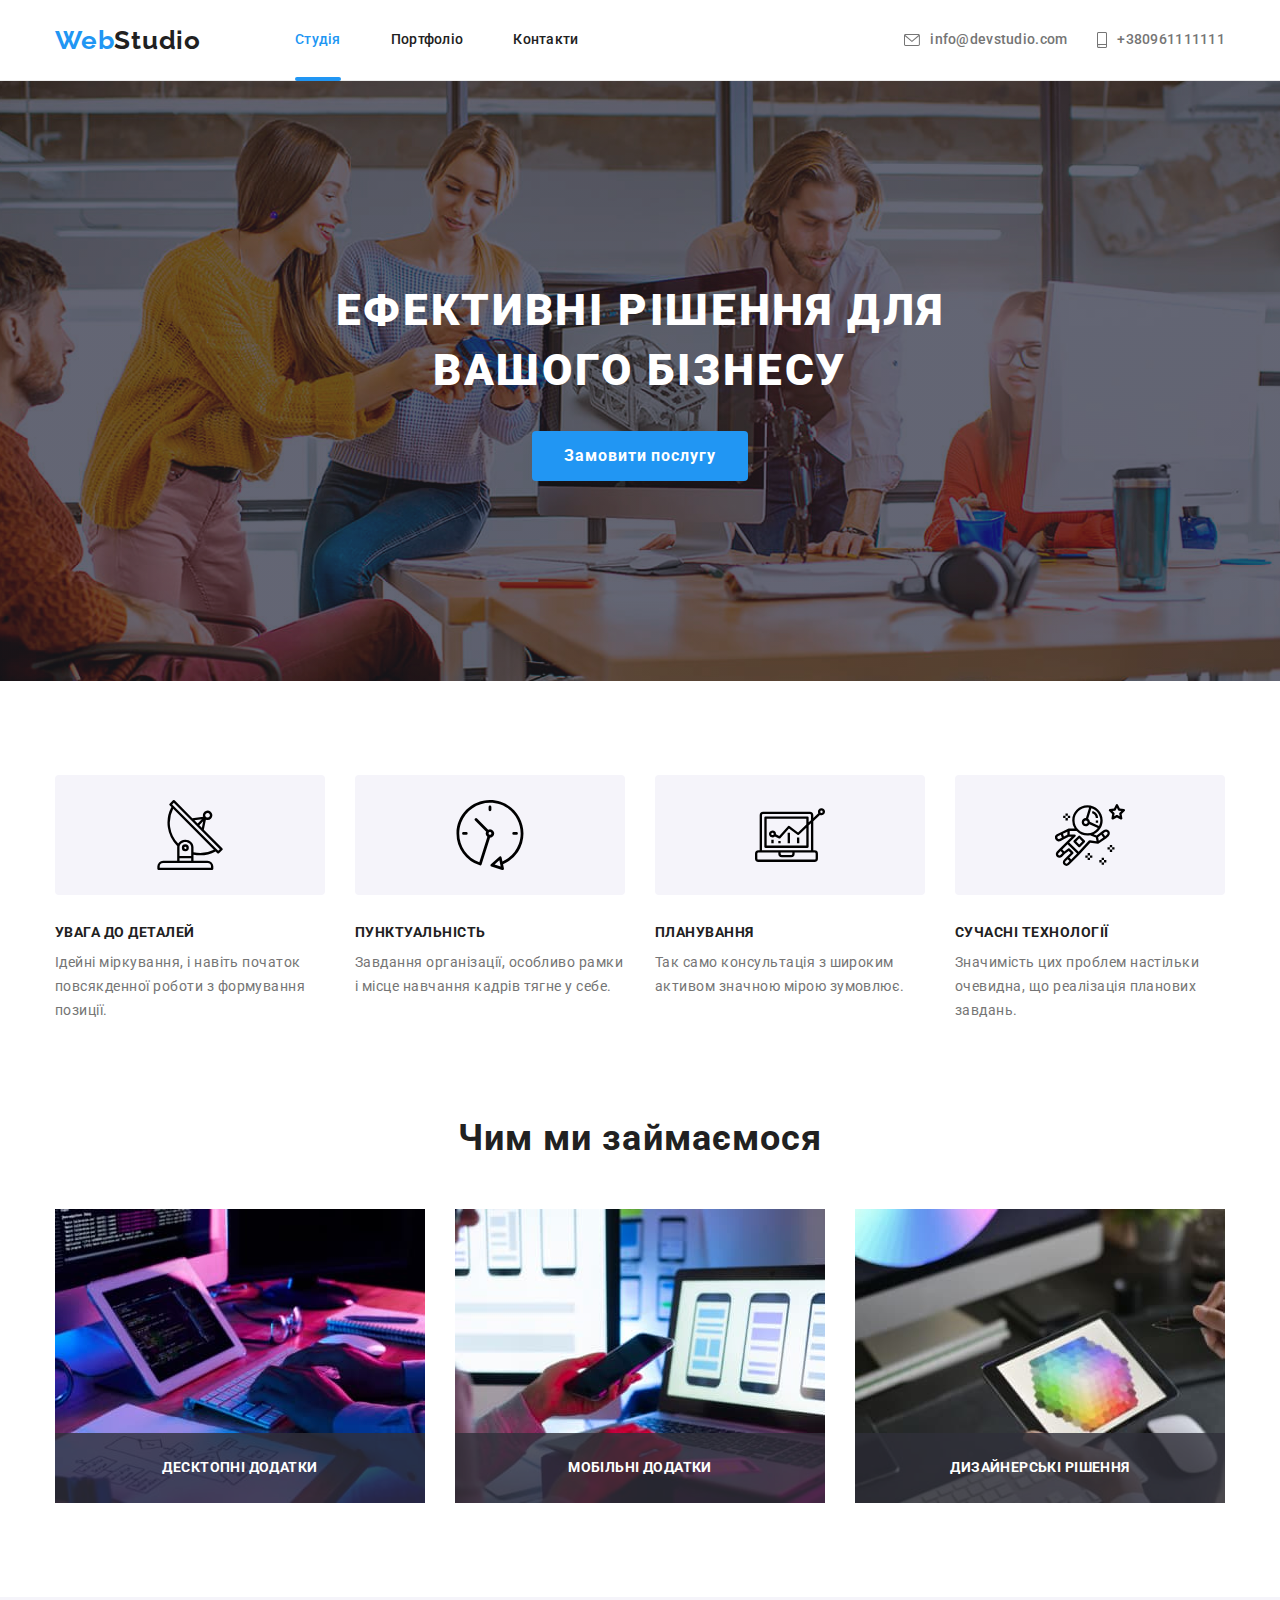
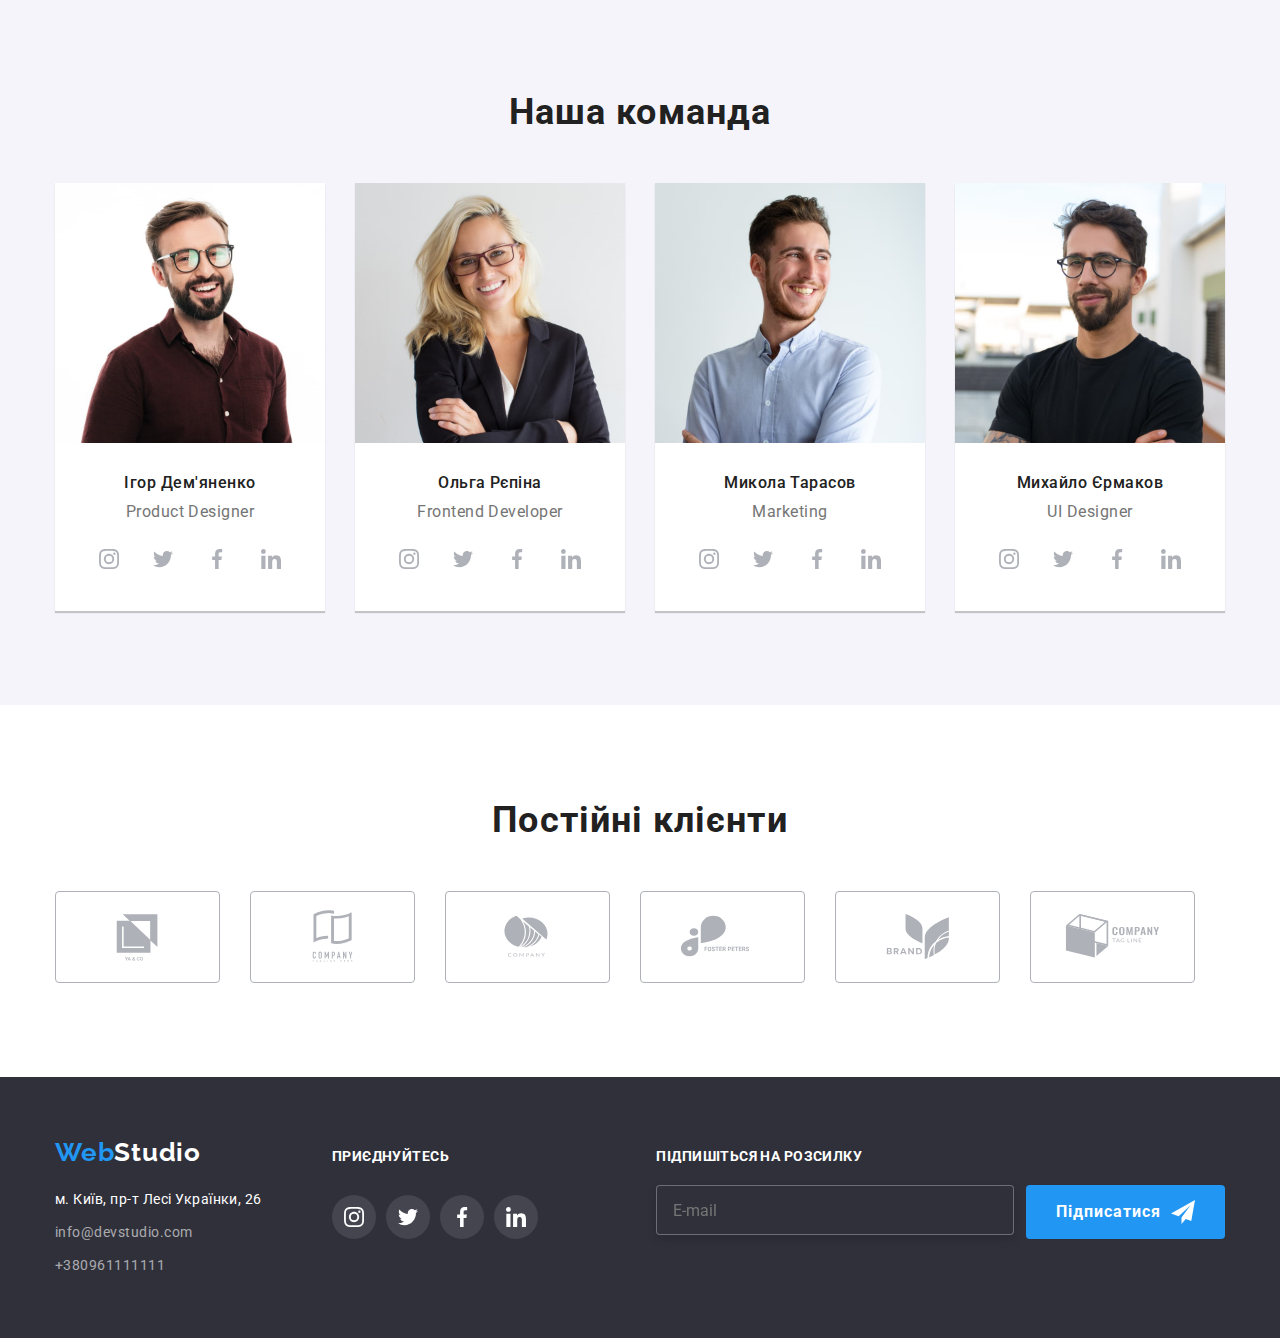
<file: index.html>
<!DOCTYPE html>
<html lang="uk">

<head>
    <meta charset="UTF-8" />
    <meta http-equiv="X-UA-Compatible" content="IE=edge" />
    <meta name="viewport" content="width=device-width, initial-scale=1.0" />
    <title>Document</title>
    <link
        href="https://fonts.googleapis.com/css2?family=Raleway:wght@700&family=Roboto:wght@400;500;700;900&display=swap"
        rel="stylesheet">
    <link rel="stylesheet" href="https://cdnjs.cloudflare.com/ajax/libs/modern-normalize/1.1.0/modern-normalize.min.css">
    <link rel="stylesheet" href="./css/style.css">
</head>

<body class="body">
    <header class="page-header">  
        <div class="container-nav">
        <nav class="logo-nav">           
            <a href="./index.html" class="logo"><span class="accent">Web</span>Studio</a>
            
            <ul class="site-nav ">
                <li class="item">
                    <a href="./index.html" class="link current">Студія</a></li>
                <li class="item">
                    <a href="./portfolio.html" class="link">Портфоліо</a></li>
                <li class="item">
                    <a href="" class="link">Контакти</a></li>
            </ul>
        </nav>
        <div class="site-auth-nav">
            <ul class="auth-nav">
                <li class="flex-nav">
                    <a  href="mailto:info@devstudio.com" class="link">
                    <svg class="flex-icon" width="16px" height="12px">
                        <use href="./images/sprite.svg#icon-envelope">
                        </svg> info@devstudio.com</a>
                </li>
                <li class="flex-nav"> 
                    <a href="tel:+380961111111" class="link">
                    <svg class="flex-icon" width="10px" height="16px">
                        <use href="./images/sprite.svg#icon-smartphone">
                        </svg>+380961111111</a>
                  </li>
        </ul>
        </div>

        </div>
    </header>
    <main>
        <section class="hero">
            <div class="container">
            <h1 class="hero-title">Ефективні рішення для <br /> вашого бізнесу</h1>
            <div class="hero-button" data-modal-open><button type="button" class="button">Замовити послугу</button></div>
            <div class="backdrop is-hidden" data-modal>
                <div class="modal" >
                    <button  class="button-close" type="button" data-modal-close>
                        
                        <svg class="icon">
                            <use href="./images/sprite2.svg#icon-close-black">
                         </svg>
                    </button>
                    <form class="form-hero">
                        <p class="form-hero-text">Залиште свої дані, ми вам передзвонимо</p>
                        <div role="group" class="label-group">
                        <label class="hero-label"><span>Ім'я</span>
                            <div class="div-input"><input type="text" name="name" class="hero-input"/>
                            <svg class="input-svg">
                                <use href="./images/sprite.svg#icon-person-black-18dp-1">
                            </svg></div>
                            </label>
                           
                        <label class="hero-label"><span>Телефон</span>
                            <div class="div-input"><input type="tel" name="phone"class="hero-input"/>
                            <svg class="input-svg">
                                <use href="./images/sprite.svg#icon-phone-black-18dp-1">
                            </svg>
                            </div>
                        </label>
                        <label class="hero-label"><span>Пошта</span>
                            <div class="div-input">
                                <input type="email" 
                                name="email" 
                                class="hero-input"/>
                                <svg class="input-svg">
                                    <use href="./images/sprite.svg#icon-email-black-18dp-1">
                                </svg>
                            </div>
                        </label>
                        <label class="hero-label">Коментар<textarea
                             class="hero-textarea" 
                             name="feedback" rows="5"
                             placeholder="Введіть текст"
                             ></textarea>
                        </label>
                    </div>
                    
                        <label class="hero-checkbox">
                            <input type="checkbox" name="policy" value="accept-policy" class="checkbox" />
                            <span class="checkbox-span">
                                <svg class="checkbox-svg">
                                    <use href="./images/sprite.svg#icon-Vector">
                                </svg>
                            </span>
                             <span class="checkbox-text">Погоджуюся з розсилкою та приймаю <a href class="checkbox-link"> Умови договору</a></span>
                            </label>
                     <button type="submit" class="form-button">Відправити</button>
                    </form> 
                </div>
            </div>
        </div>
        </section>

        
        
        <section class="section">
            <div class="container">
            <h2 class="hero-titles">Наші переваги</h2>
            <ul class="flex-hero">
                <li class="flex-container">
                    <div class="icon-box">
                        <svg class="icon-svg">
                            <use href="./images/sprite.svg#icon-antenna-1"></use>
                        </svg>
                    </div>
                    <h3 class="section-title">УВАГА ДО ДЕТАЛЕЙ</h3>
                    <p class="text">
                        Ідейні міркування, і навіть початок повсякденної роботи з
                        формування позиції.
                    </p>
                </li>
                <li class="flex-container">
                    <div class="icon-box">
                        <svg class="icon-svg">
                            <use href="./images/sprite.svg#icon-clock-1" ></use>
                        </svg>
                    </div>
                    <h3 class="section-title">ПУНКТУАЛЬНІСТЬ</h3>
                    <p class="text">
                        Завдання організації, особливо рамки і місце навчання кадрів тягне
                        у себе.
                    </p>
                </li>
                <li class="flex-container">
                    <div class="icon-box">
                        <svg class="icon-svg">
                            <use href="./images/sprite.svg#icon-diagram-1"></use>
                        </svg>
                    </div>
                    <h3 class="section-title">ПЛАНУВАННЯ</h3>
                    <p class="text">
                        Так само консультація з широким активом значною мірою зумовлює.
                    </p>
                </li>
                <li class="flex-container">
                    <div class="icon-box">
                        <svg class="icon-svg">
                            <use href="./images/sprite.svg#icon-astronaut-1"></use>
                        </svg>
                    </div>
                    <h3 class="section-title">СУЧАСНІ ТЕХНОЛОГІЇ</h3>
                    <p class="text">
                        Значимість цих проблем настільки очевидна, що реалізація планових
                        завдань.
                    </p>
                </li>
            </ul>
            </div>
        </section>
        
        <section class="about section">
            <div class="container">
            <h2 class="section-primary" >Чим ми займаємося</h2>
            <ul class="flex-section">
                <li class="flex-primary">
                    <div class="flex-position">
                    <img src="./images/photo.jpg" alt="Десктопнідодатки" width="370" />
                    <div class="position">
                        <p class="text-block">Десктопні додатки</p>
                    </div>
                </div>
                </li>
                <li class="flex-primary">
                    <div class="flex-position">
                    <img src="./images/images2.jpg" alt="мобільнідодатки" width="370" />
                    <div class="position">
                    <p class="text-block" >Мобільні додатки</p>
                </div>
                </div>
                </li>
                <li class="flex-primary">
                    <div class="flex-position">
                    <img src="./images/images3.jpg" alt="дизайнерськірішення" width="370" />
                    <div class="position">
                    <p class="text-block">Дизайнерські рішення</p>
                </div>
                </div>
                </li>
            </ul>
        </div>
        </section>
        
       
        <section class="team-section">
            <div class="container">
            <h2 class="section-primary">Наша команда</h2>
            <ul class="team-flex">
                <li class="flex-team">
                    <img src="./images/ihordemyanenko.jpg" alt="ihordemyanenko.jpg" width="270" />
                   <div class="primary-title">
                    <h3 class="title">Ігор Дем'яненко</h3>
                    <p lang="en" class="text-title">Product Designer</p>
                    <ul class="team-social-list">
                        <li class="social-item">
                            <a href="#" class="social-links">
                            <svg class="social-svg">
                                <use href="./images/sprite.svg#icon-instagram-2"></use>
                            </svg>
                            </a>
                        </li>
                        <li class="social-item">
                            <a href="#" class="social-links">
                                <svg class="social-svg">
                                    <use href="./images/sprite.svg#icon-twitter-1"></use>
                                </svg>
                                </a>
                        </li>
                        <li class="social-item">
                            <a href="#" class="social-links">
                                <svg class="social-svg">
                                    <use href="./images/sprite.svg#icon-facebook-1"></use>
                                </svg>
                                </a>
                        </li>
                        <li class="social-item">
                            <a href="#" class="social-links">
                                <svg class="social-svg">
                                    <use href="./images/sprite.svg#icon-linkedin-1"></use>
                                </svg>
                                </a>
                        </li>
                    </ul>
                </div>
                </li>
                <li class="flex-team">
                    <img src="./images/olharepina.jpg" alt="olharepina" width="270" />
                    <div class="primary-title">
                    <h3 class="title">Ольга Рєпіна</h3>
                    <p lang="en" class="text-title">Frontend Developer</p>
                    <ul class="team-social-list">
                        <li class="social-item">
                            <a href="#" class="social-links">
                            <svg class="social-svg">
                                <use href="./images/sprite.svg#icon-instagram-2"></use>
                            </svg>
                            </a>
                        </li>
                        <li class="social-item">
                            <a href="#" class="social-links">
                                <svg class="social-svg">
                                    <use href="./images/sprite.svg#icon-twitter-1"></use>
                                </svg>
                                </a>
                        </li>
                        <li class="social-item">
                            <a href="#" class="social-links">
                                <svg class="social-svg">
                                    <use href="./images/sprite.svg#icon-facebook-1"></use>
                                </svg>
                                </a>
                        </li>
                        <li class="social-item">
                            <a href="#" class="social-links">
                                <svg class="social-svg">
                                    <use href="./images/sprite.svg#icon-linkedin-1"></use>
                                </svg>
                                </a>
                        </li>
                    </ul>
                </div>
                </li>
                <li class="flex-team">
                    <img src="./images/mykolatarasov.jpg" alt="mykolatarasov" width="270" />
                    <div class="primary-title">
                    <h3 class="title">Микола Тарасов</h3>
                    <p lang="en" class="text-title">Marketing</p>
                    <ul class="team-social-list">
                        <li class="social-item">
                            <a href="#" class="social-links">
                            <svg class="social-svg">
                                <use href="./images/sprite.svg#icon-instagram-2"></use>
                            </svg>
                            </a>
                        </li>
                        <li class="social-item">
                            <a href="#" class="social-links">
                                <svg class="social-svg">
                                    <use href="./images/sprite.svg#icon-twitter-1"></use>
                                </svg>
                                </a>
                        </li>
                        <li class="social-item">
                            <a href="#" class="social-links">
                                <svg class="social-svg">
                                    <use href="./images/sprite.svg#icon-facebook-1"></use>
                                </svg>
                                </a>
                        </li>
                        <li class="social-item">
                            <a href="#" class="social-links">
                                <svg class="social-svg">
                                    <use href="./images/sprite.svg#icon-linkedin-1"></use>
                                </svg>
                                </a>
                        </li>
                    </ul>
                </div>
                </li>
                <li class="flex-team">
                    <img src="./images/mychailoermakov.jpg" alt="mychailoermakov" width="270" />
                    <div class="primary-title">
                    <h3 class="title">Михайло Єрмаков</h3>
                    <p lang="en" class="text-title">UI Designer</p>
                      <ul class="team-social-list">
                        <li class="social-item">
                            <a href="#" class="social-links">
                            <svg class="social-svg">
                                <use href="./images/sprite.svg#icon-instagram-2"></use>
                            </svg>
                            </a>
                        </li>
                        <li class="social-item">
                            <a href="#" class="social-links">
                                <svg class="social-svg">
                                    <use href="./images/sprite.svg#icon-twitter-1"></use>
                                </svg>
                                </a>
                        </li>
                        <li class="social-item">
                            <a href="#" class="social-links">
                                <svg class="social-svg">
                                    <use href="./images/sprite.svg#icon-facebook-1"></use>
                                </svg>
                                </a>
                        </li>
                        <li class="social-item">
                            <a href="#" class="social-links">
                                <svg class="social-svg">
                                    <use href="./images/sprite.svg#icon-linkedin-1"></use>
                                </svg>
                                </a>
                        </li>
                    </ul>
                </div>
                </li>
            </ul>
        </div>
        </section>
        <section class="section">
            <div class="container">
            <h2 class="section-primary client">Постійні клієнти</h2>
        <ul class="client-list">
            <li class="client-item">
                <a href="" class="client-link">
                <svg class="client-svg" >
                    <use href="./images/sprite.svg#icon-Logo"></use>
                </svg>
                </a>
            </li>
            <li class="client-item">
                <a href="" class="client-link">
                <svg class="client-svg" >
                    <use href="./images/sprite.svg#icon-Logo-1"></use>
                </svg>
                </a>
            </li>
            <li class="client-item">
                <a href="" class="client-link">
                <svg class="client-svg" >
                    <use href="./images/sprite.svg#icon-Logo-2"></use>
                </svg>
                </a>
            </li> 
            <li class="client-item">
                <a href="" class="client-link">
                <svg class="client-svg" >
                    <use href="./images/sprite.svg#icon-Logo-3"></use>
                </svg>
                </a>
            </li>
            <li class="client-item">
                <a href="" class="client-link">
                <svg class="client-svg" >
                    <use href="./images/sprite.svg#icon-Logo-4"></use>
                </svg>
                </a>
            </li>
            <li class="client-item">
                <a href="" class="client-link">
                <svg class="client-svg">
                    <use href="./images/sprite.svg#icon-Logo-5" ></use>
                </svg>
                </a>
            </li>
        </ul>
            </div class="container">
        </section>
       
    </main>
    <footer class="footer">
        <div class="container">
            <div>
        <a href="/" class="logo-footer"><span class="accent">Web</span>Studio</a>
        <address class="address">
            <ul class="footer-ul">
                <li class="footer-link"><a href="https://www.google.com/maps/place/%D0%B1%D1%83%D0%BB%D1%8C%D0%B2%D0%B0%D1%80+%D0%9B%D0%B5%D1%81%D1%96+%D0%A3%D0%BA%D1%80%D0%B0%D1%97%D0%BD%D0%BA%D0%B8,+26,+%D0%9A%D0%B8%D1%97%D0%B2,+%D0%A3%D0%BA%D1%80%D0%B0%D1%97%D0%BD%D0%B0,+02000/@50.4265807,30.5361971,17z/data=!3m1!4b1!4m5!3m4!1s0x40d4cf0e033ecbe9:0x57a4dffefec77da0!8m2!3d50.4265807!4d30.5383858"
                        target="_blank" rel="noreferrer noopener" class="text-link">м. Київ, пр-т Лесі Українки, 26</li>
                <li class="footer-link"><a href="mailto:info@devstudio.com" class="text-links">info@devstudio.com</a></li>
                <li class="footer-link"><a href="tel:+380961111111" class="text-links">+380961111111</a></li>
            </ul>
        </address>
            </div>
    <div class="footer-social">
        <p class="footer-social-link">приєднуйтесь</p>
        <ul class="footer-social-list">
            <li class="social-item">
                <a href="#" class="footer-links">
                <svg class="footer-svg" >
                    <use href="./images/sprite.svg#icon-instagram-2"></use>
                </svg>
                </a>
            </li>
            <li class="social-item">
                <a href="#" class="footer-links">
                    <svg class="footer-svg" >
                        <use href="./images/sprite.svg#icon-twitter-1"></use>
                    </svg>
                    </a>
            </li>
            <li class="social-item">
                <a href="#" class="footer-links">
                    <svg class="footer-svg" >
                        <use href="./images/sprite.svg#icon-facebook-1"></use>
                    </svg>
                    </a>
            </li>
            <li class="social-item">
                <a href="#" class="footer-links">
                    <svg class="footer-svg" >
                        <use href="./images/sprite.svg#icon-linkedin-1"></use>
                    </svg>
                    </a>
            </li>
        </ul>
    </div>
    <form class="form">
        
            <p class="form-text">Підпишіться на розсилку</p>
            <div class="form-footer">
                <label class="form-label">
                <input type="text" placeholder="E-mail" class="form-input"></label>
                <button  class="footer-button" type="submit">
                    Підписатися
                    <svg class="form-svg">
                        <use href="./images/sprite.svg#icon-icon-send"></use>
                    </svg>
                </button>  
        </div>
        </form>
</div>

    </footer>
    <script src="./js/modal.js"></script>
</body>

</html>
</file>
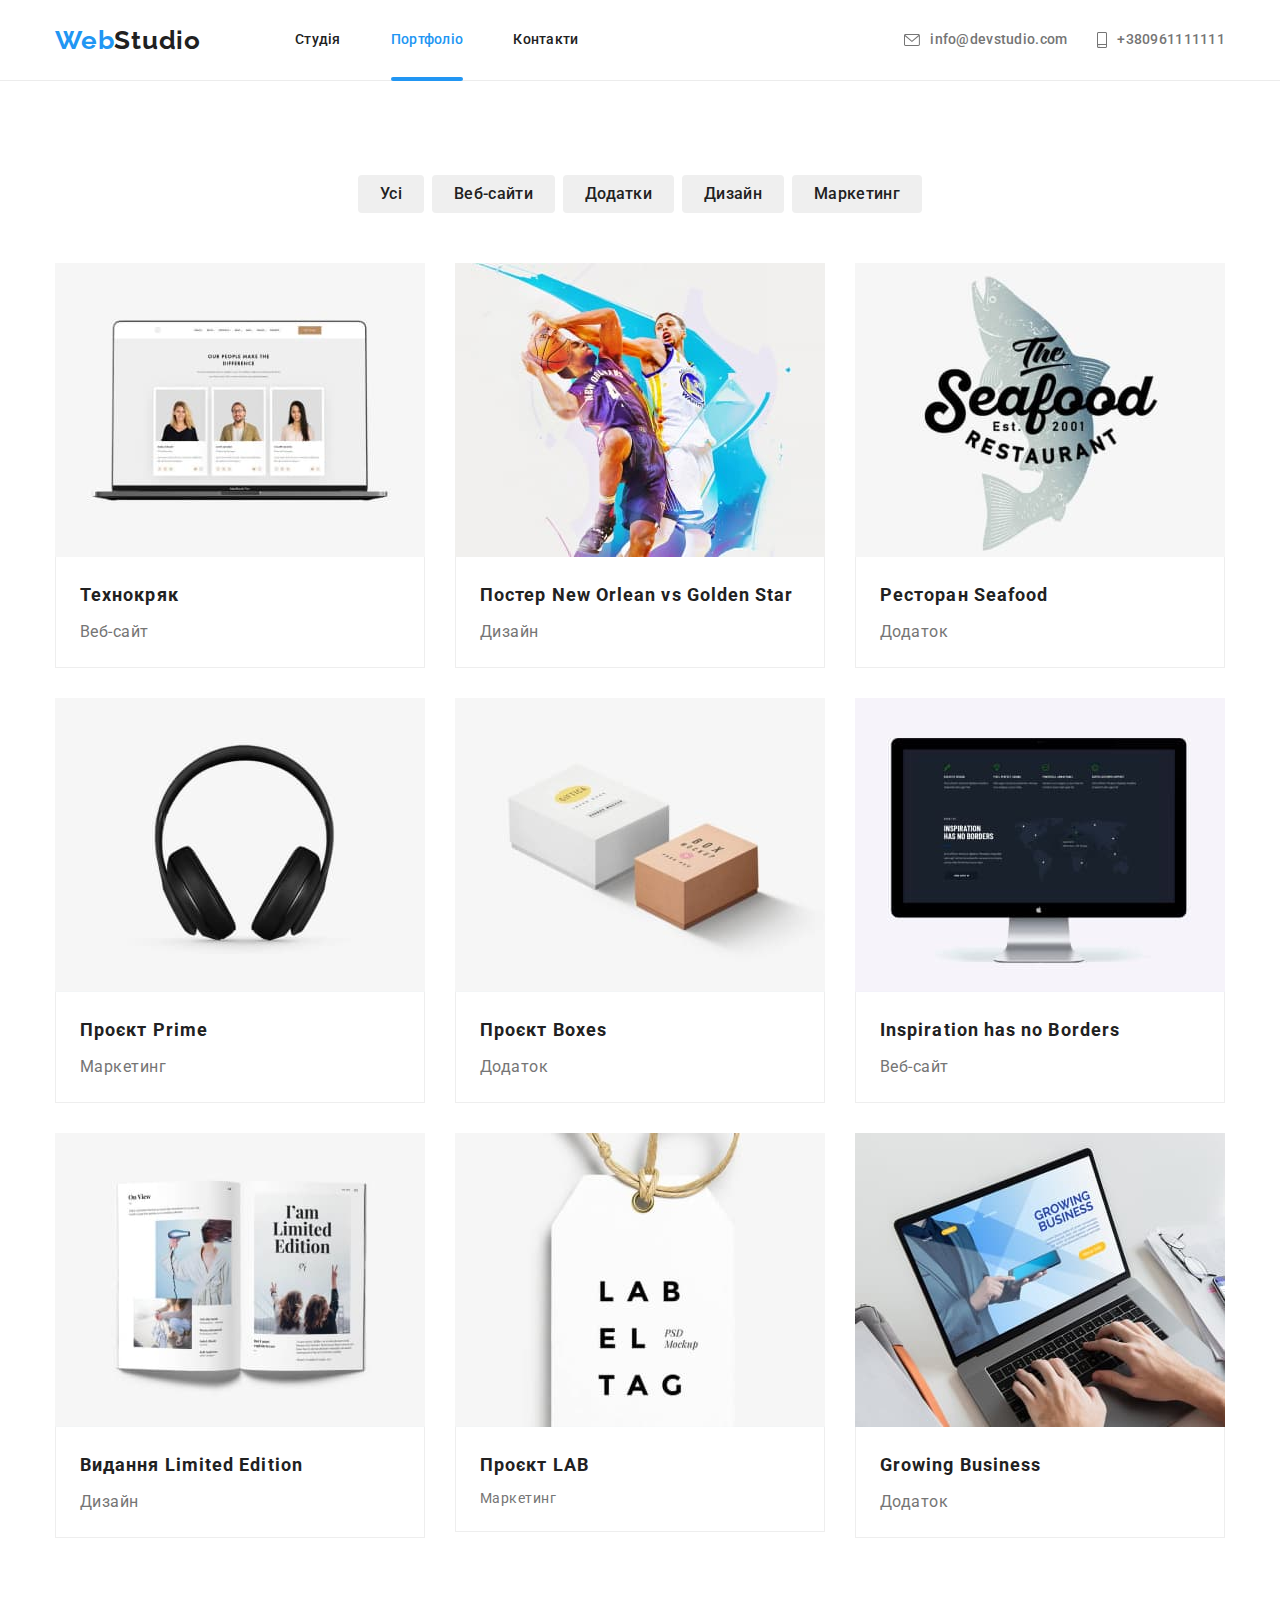
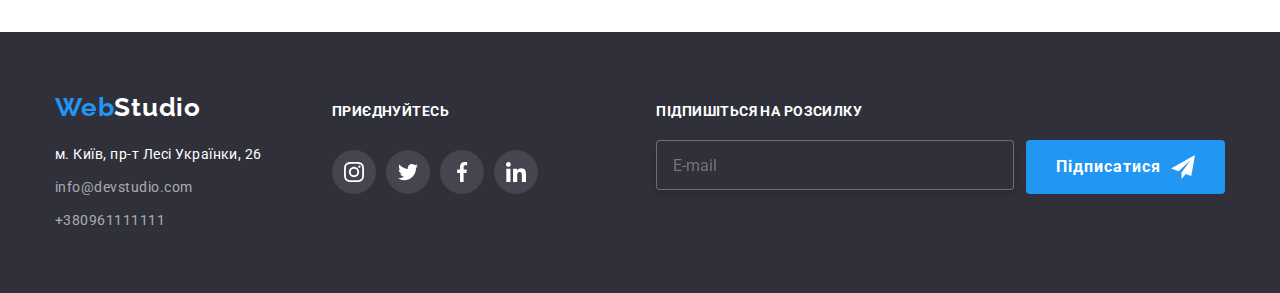
<file: portfolio.html>
<!DOCTYPE html>
<html lang="uk">

<head>
    <meta charset="UTF-8">
    <meta http-equiv="X-UA-Compatible" content="IE=edge">
    <meta name="viewport" content="width=device-width, initial-scale=1.0">
    <title>Document</title>
    <link
        href="https://fonts.googleapis.com/css2?family=Raleway:wght@700&family=Roboto:wght@400;500;700;900&display=swap"
        rel="stylesheet">
    <link rel="stylesheet" href="https://cdnjs.cloudflare.com/ajax/libs/modern-normalize/1.1.0/modern-normalize.min.css">
    <link rel="stylesheet" href="./css/style.css">

</head>

<body class="body">
    <header class="page-header">  
        <div class="container-nav">
        <nav class="logo-nav">           
            <a href="./index.html" class="logo"><span class="accent">Web</span>Studio</a>
            
            <ul class="site-nav ">
                <li class="item">
                    <a href="./index.html" class="link ">Студія</a></li>
                <li class="item">
                    <a href="./portfolio.html" class="link current">Портфоліо</a></li>
                <li class="item">
                    <a href="" class="link">Контакти</a></li>
            </ul>
        </nav>
        <div class="site-auth-nav">
            <ul class="auth-nav">
                <li class="flex-nav">
                    <a  href="mailto:info@devstudio.com" class="link">
                    <svg class="flex-icon" width="16px" height="12px">
                        <use href="./images/sprite.svg#icon-envelope">
                        </svg> info@devstudio.com</a>
                </li>
                <li class="flex-nav"> 
                    <a href="tel:+380961111111" class="link">
                    <svg class="flex-icon" width="10px" height="16px">
                        <use href="./images/sprite.svg#icon-smartphone">
                        </svg>+380961111111</a>
                  </li>
        </ul>
        </div>

        </div>
    </header>
    <main>
        <section class="section">
        <div class="container">
            <h1 class="flex-filter">Портфоліо</h1>
            <ul class="site-button-list">
                <li class="site-item"><button type="button" class="filter-button" class="one">Усі</button></li>
                <li class="site-item"><button type="button" class="filter-button">Веб-сайти</button></li>
                <li class="site-item"><button type="button" class="filter-button">Додатки</button></li>
                <li class="site-item"><button type="button" class="filter-button">Дизайн</button></li>
                <li class="site-item"><button type="button" class="filter-button">Маркетинг</button></li>
            </ul>
        </div>
        <div class="container">
            <ul class="portfolio-section-title">
                <li  class="portfolio-title">                   
                <a href="" class="portfolio-link">
                    <div class="overlay-relative">
                    <img src="./images/Технокряк.jpg" alt="Технокряк" width="370">
                    <div class="overlay">
                        <p class="overlay-text">Ресурс пропонує комплексні пропозиції з різним рівнем функціоналу та сервісів. Все це дозволить відвідувачу отримати вичерпні відомості про компанію чи приватну особу.</p>
                    </div>
                </div>
                   <div class="tab-section">
                    <h2 class="section-title-portfolio">Технокряк</h2>
                    <p class="text-portfolio">Веб-сайт</p>
                </div>
                </a>
                </li>
                <li class="portfolio-title">               
                    <a href="" class="portfolio-link">
                        <div class="overlay-relative">
                        <img src="./images/Постер New Orlean vs Golden Star.jpg" alt="Постер New Orlean vs Golden Star"
                        width="370">
                        <div class="overlay">
                        <p class="overlay-text">Ресурс пропонує комплексні пропозиції з різним рівнем функціоналу та сервісів. Все це дозволить відвідувачу отримати вичерпні відомості про компанію чи приватну особу.</p>
                    </div>
                </div>
                   <div class="tab-section">
                        <h2 class="section-title-portfolio">Постер New Orlean vs Golden Star</h2>
                    <p class="text-portfolio">Дизайн</p>
                </div>
            </a>
                </li>
                <li class="portfolio-title">
                <a href="" class="portfolio-link">
                    <div class="overlay-relative"> 
                    <img src="./images/Ресторан Seafood.jpg" alt="Ресторан Seafood" width="370">
                    <div class="overlay">
                        <p class="overlay-text">Ресурс пропонує комплексні пропозиції з різним рівнем функціоналу та сервісів. Все це дозволить відвідувачу отримати вичерпні відомості про компанію чи приватну особу.</p>
                    </div>
                </div>
                   <div class="tab-section">
                    <h2 class="section-title-portfolio">Ресторан Seafood</h2>
                    <p class="text-portfolio">Додаток</p>
                </div>
                </a>
                </li>
                <li class="portfolio-title">
                    <a href="" class="portfolio-link">       
                    <div class="overlay-relative">
                        <img src="./images/Проєкт Prime.jpg" alt="Проєкт Prime" width="370">
                        <div class="overlay">
                        <p class="overlay-text">Ресурс пропонує комплексні пропозиції з різним рівнем функціоналу та сервісів. Все це дозволить відвідувачу отримати вичерпні відомості про компанію чи приватну особу.</p>
                    </div>
                </div>
                   <div class="tab-section">
                    <h2 class="section-title-portfolio">Проєкт Prime</h2>
                    <p class="text-portfolio">Маркетинг</p>
                </div>
            </a>
                </li>
                <li class="portfolio-title">
                    <a href="" class="portfolio-link">
                        <div class="overlay-relative">
                        <img src="./images/Проєкт Boxes.jpg" alt="Проєкт Boxes" width="370">
                        <div class="overlay">
                        <p class="overlay-text">Ресурс пропонує комплексні пропозиції з різним рівнем функціоналу та сервісів. Все це дозволить відвідувачу отримати вичерпні відомості про компанію чи приватну особу.</p>
                    </div>
                </div>
                   <div class="tab-section">
                    <h2 class="section-title-portfolio">Проєкт Boxes</h2>
                    <p class="text-portfolio">Додаток</p>
                </div> 
                </a>
                </li>
                <li class="portfolio-title">
                    <a href="" class="portfolio-link">
                        <div class="overlay-relative"> 
                        <img src="./images/Inspiration has no Borders.jpg" alt="Inspiration has no Borders" width="370">
                        <div class="overlay">
                        <p class="overlay-text">Ресурс пропонує комплексні пропозиції з різним рівнем функціоналу та сервісів. Все це дозволить відвідувачу отримати вичерпні відомості про компанію чи приватну особу.</p>
                    </div>
                </div>
                    <div class="tab-section">
                    <h2 lang="en" class="section-title-portfolio">Inspiration has no Borders</h2>
                    <p class="text-portfolio">Веб-сайт</p>
                </div>
                    </a>
                </li>
                <li class="portfolio-title">     
                    <a href="" class="portfolio-link"> 
                        <div class="overlay-relative">
                        <img src="./images/Видання Limited Edition.jpg" alt="Видання Limited Edition" width="370">
                        <div class="overlay">
                        <p class="overlay-text">Ресурс пропонує комплексні пропозиції з різним рівнем функціоналу та сервісів. Все це дозволить відвідувачу отримати вичерпні відомості про компанію чи приватну особу.</p>
                    </div>
                </div>
                   <div class="tab-section">
                    <h2 class="section-title-portfolio">Видання Limited Edition</h2>
                    <p class="text-portfolio">Дизайн</p>
                </div>
                    </a>
                </li>
                <li class="portfolio-title">    
                    <a href="" class="portfolio-link">
                        <div class="overlay-relative">
                        <img src="./images/Проєкт LAB.jpg" alt="Проєкт LAB" width="370">
                        <div class="overlay">
                        <p class="overlay-text">Ресурс пропонує комплексні пропозиції з різним рівнем функціоналу та сервісів. Все це дозволить відвідувачу отримати вичерпні відомості про компанію чи приватну особу.</p>
                    </div>
                </div>
                  <div class="tab-section">
                    <h2 class="section-title-portfolio">Проєкт LAB</h2>
                    <p class="text">Маркетинг</p>
                </div >
                    </a>
                </li>
                <li class="portfolio-title">                 
                    <a href="" class="portfolio-link">
                        <div class="overlay-relative">
                        <img src="./images/Growing Business.jpg" alt="Growing Business" width="370">
                        <div class="overlay">
                        <p class="overlay-text">Ресурс пропонує комплексні пропозиції з різним рівнем функціоналу та сервісів. Все це дозволить відвідувачу отримати вичерпні відомості про компанію чи приватну особу.</p>
                    </div>
                </div>
                    <div class="tab-section">
                    <h2 lang="en" class="section-title-portfolio">Growing Business</h2>
                    <p class="text-portfolio">Додаток</p>
                </div> 
                    </a>
                </li>
            </ul>
        </div>   
        </section>
    </main>
    <footer class="footer">
        <div class="container">
            <div>
        <a href="/" class="logo-footer"><span class="accent">Web</span>Studio</a>
        <address class="address">
            <ul class="footer-ul">
                <li class="footer-link"><a href="https://www.google.com/maps/place/%D0%B1%D1%83%D0%BB%D1%8C%D0%B2%D0%B0%D1%80+%D0%9B%D0%B5%D1%81%D1%96+%D0%A3%D0%BA%D1%80%D0%B0%D1%97%D0%BD%D0%BA%D0%B8,+26,+%D0%9A%D0%B8%D1%97%D0%B2,+%D0%A3%D0%BA%D1%80%D0%B0%D1%97%D0%BD%D0%B0,+02000/@50.4265807,30.5361971,17z/data=!3m1!4b1!4m5!3m4!1s0x40d4cf0e033ecbe9:0x57a4dffefec77da0!8m2!3d50.4265807!4d30.5383858"
                        target="_blank" rel="noreferrer noopener" class="text-link">м. Київ, пр-т Лесі Українки, 26</li>
                <li class="footer-link"><a href="mailto:info@devstudio.com" class="text-links">info@devstudio.com</a></li>
                <li class="footer-link"><a href="tel:+380961111111" class="text-links">+380961111111</a></li>
            </ul>
        </address>
            </div>
    <div class="footer-social">
        <p class="footer-social-link">приєднуйтесь</p>
        <ul class="footer-social-list">
            <li class="social-item">
                <a href="#" class="footer-links">
                <svg class="footer-svg" >
                    <use href="./images/sprite.svg#icon-instagram-2"></use>
                </svg>
                </a>
            </li>
            <li class="social-item">
                <a href="#" class="footer-links">
                    <svg class="footer-svg" >
                        <use href="./images/sprite.svg#icon-twitter-1"></use>
                    </svg>
                    </a>
            </li>
            <li class="social-item">
                <a href="#" class="footer-links">
                    <svg class="footer-svg" >
                        <use href="./images/sprite.svg#icon-facebook-1"></use>
                    </svg>
                    </a>
            </li>
            <li class="social-item">
                <a href="#" class="footer-links">
                    <svg class="footer-svg" >
                        <use href="./images/sprite.svg#icon-linkedin-1"></use>
                    </svg>
                    </a>
            </li>
        </ul>
    </div>
    <form class="form">
        
            <p class="form-text">Підпишіться на розсилку</p>
            <div class="form-footer">
                <label class="form-label">
                <input type="text" placeholder="E-mail" class="form-input"></label>
                <button  class="footer-button" type="submit">
                    Підписатися
                    <svg class="form-svg">
                        <use href="./images/sprite.svg#icon-icon-send"></use>
                    </svg>
                </button>  
        </div>
        </form>
</div>

    </footer>
</body>

</html>
</file>
<file: css/style.css>
:root{
    --primary-text-color: #212121;
    --title-text-color: #757575;
    --accent-text-color: #2196F3;
    --fon-text-color: #FFFFFF;
    --fon-text-color-rgba: #FFFFFF99;
    --bg-color: #2F303A;
    --current-color: rgba(175, 177, 184, 1);
}

*,
*::before,
*::after {
  box-sizing: border-box;
}

.body {
    background:  var(--fon-text-color);
    color:  var(--primary-text-color);
    font-family: Roboto, sans-serif;
    letter-spacing: 0.03em;}

header {
 letter-spacing: 0.02em;}

a {
    text-decoration: none;}

h1,h2,h3,p,ul {
        margin: 0;}   

.page-header {
  border-bottom: 1px solid #ECECEC;}

 .page-header .container {
    display: flex;}

.container {
	width: 1200px;
	margin-left: auto;
	margin-right: auto;
    margin-bottom: 0;
    padding-left: 15px;
    padding-right: 15px;}
.container-nav{
    display: flex;
    justify-content: space-between;
    width: 1200px;
    height: 80px;
	margin-left: auto;
	margin-right: auto;
    margin-bottom: 0;
    padding-left: 15px;
    padding-right: 15px;
}
.logo-nav {
        display: flex;
        align-items: center;
        }  

.logo {
    
    color: var(--primary-text-color);
    font-family: 'Raleway';
    font-weight: 700;
    font-size: 26px;
    line-height: 1.19;
    letter-spacing: 0.03em;
    display: flex;
    margin-right: 94px;}

/* site-nav  index*/
.site-nav {
    display: flex;
    padding: 0;
    
}

 .link {
   display: block;
    position: relative;
    color: var(--primary-text-color);  
    font-weight: 500;
    font-size: 14px;
    line-height: 1.14;
    letter-spacing: 0.02em;
    margin-bottom: 0;
    transition: color 250ms cubic-bezier(0.4, 0, 0.2, 1);
    }

.current {
    color: var(--accent-text-color);
}
    
.link.current::after {
    content: '';
    position: absolute;
    display: block;
    width: 100%;
    height: 4px;
    background-color: var(--accent-text-color);
    border-radius: 2px; 
    left: 0;
    bottom: -33px; 
    transition: opacity 250ms cubic-bezier(0.4, 0, 0.2, 1);
  
}
.link.current:hover::after,
.link.current:focus::after{
    opacity: 0;
}
.site-nav .link:hover, 
.site-nav .link:focus{
    color: var(--accent-text-color);
}

.site-nav li {
    margin-right: 50px;}

.site-nav :nth-child(3n) 
{margin-right: 0;}



.accent {
    color: var(--accent-text-color);}

.auth-nav .link
    {    color: var(--title-text-color);
        font-weight: 500;
        font-size: 14px;
        line-height: 1.14;
        letter-spacing: 0.02em;
        transition: color 250ms cubic-bezier(0.4, 0, 0.2, 1), 
        fill 250ms cubic-bezier(0.4, 0, 0.2, 1);
        }
  
.auth-nav .link:hover,
.auth-nav .link:focus {
    color: var(--accent-text-color);}

.auth-nav {
     display: flex;
    padding: 0%;
    align-items: center;
}
.site-auth-nav {
    display: flex;

}
.flex-nav .link {
    display: flex;
    align-items: center;
}
.flex-icon {
    margin-right: 10px; 
    fill: currentColor;
    
    }
    
.flex-icon:hover,
.flex-icon:focus {
    fill: currentColor;
}
.flex-nav {
    display: flex;
    align-items: center;
   justify-items: flex-end;
    margin-right: 30px;
    
    padding: 0;}

.flex-nav:nth-child(2n) {
        margin-right: 0%;} 
        

.section { 
    color: var(--primary-text-color);
    padding-top: 94px;
    padding-bottom: 94px; }
            
.hero {padding-top: 200px;
    padding-bottom: 200px;
    background-color: var(--bg-color);}
.hero {
    height: 600px;
    max-width: 1600px;
    margin-left: auto;
    margin-right: auto;
    background-image: linear-gradient(to right,rgba(47, 48, 58, 0.4),rgba(47, 48, 58, 0.4)),
      url(../images/Img.png);
    background-repeat: no-repeat;
    background-position: center;
    background-size: cover;
}
.hero-title {
    color: var(--fon-text-color);
    font-style: normal;
    font-weight: 900;
    font-size: 44px;
    line-height: 1.36;
    text-align: center;
    letter-spacing: 0.06em;
    text-transform: uppercase;
    text-align: center;}

ul {
    margin-bottom: 0;
    margin-top: 0;
    list-style: none;
    padding-left: 0%;
    padding-right: 0%;}

.hero .button {
    color: var(--fon-text-color);
    background: var(--accent-text-color);
    font-weight: 700;
    font-size: 16px;
    line-height: 1.88;
    letter-spacing: 0.06em;
    border-radius: 4px;
    margin-top: 30px;
    padding-left: 32px;
    padding-right: 32px;
    padding-top: 10px;
    padding-bottom: 10px;
display: inline;
border: 0;
transition: background-color 250ms cubic-bezier(0.4, 0, 0.2, 1);
}

.hero-button {
    text-align: center;
    }

.hero .button:hover,
.hero .button:focus
{background: #188CE8;
   }

.hero-titles {
    position: absolute;
    width: 1px;
    height: 1px;
    margin: -1px;
    padding: 0;
    overflow: hidden;
    border: 0;
    clip: rect(0 0 0 0);}

.backdrop {
    position: fixed;
    top: 0;
    left: 0;
    width: 100%;
    height: 100%;
    background-color: rgba(0, 0, 0, 0.2)
}

.backdrop.is-hidden {
    visibility: hidden;
    opacity: 0;
    pointer-events: none;
    
}

.modal {
    position: absolute;
    top: 50%;
    left: 50%;
    transform: translate(-50%, -50%);

    min-width: 528px;
    min-height: 581px;

    background-color: rgba(255, 255, 255, 1);
    box-shadow: 0px 1px 3px rgba(0, 0, 0, 0.12), 0px 1px 1px rgba(0, 0, 0, 0.14), 0px 2px 1px rgba(0, 0, 0, 0.2);
    border-radius: 4px;
    align-items: center;
    justify-content: center;
    transition: transform 250ms cubic-bezier(0.4, 0, 0.2, 1), opacity 250ms cubic-bezier(0.4, 0, 0.2, 1);
}

.button-close {
  position: absolute;
  right: 0;
  top: 0;
   display: flex;
    width: 30px;
    height: 30px;
    align-items: center;
    justify-content: center;
    margin-right: 8px;
    margin-top: 8px;
    margin-bottom: auto;
    margin-left: auto;
    padding: 0;
    border: 1px solid rgba(0, 0, 0, 0.1);
    border-radius: 50%;
    background: #FFFFFF;
cursor: pointer;

}
.button-close:hover .icon,
.button-close:focus .icon
{fill: var(--accent-text-color);}

.icon {
    color: #000000;
    width: 18px;
    height: 18px;
    padding: 0;
    transition: color 250ms cubic-bezier(0.4, 0, 0.2, 1);
}
.form-hero {
    padding: 40px;
  
}
.label-group {
display: block;

}
.hero-label {
    position: relative;
    display: flex;
    flex-direction: column;
    margin-bottom: 10px;
font-style: normal;
font-weight: 400;
font-size: 12px;
line-height: 1.666;
letter-spacing: 0.01em;
color: #757575;
}

textarea {
    resize: none;
  }

.form-hero-text {
font-style: normal;
font-weight: 700;
font-size: 20px;
line-height: 1.15;
text-align: center;
letter-spacing: 0.03em;
color: var(--primary-text-color);
margin-bottom: 12px;
}
.form-button {
    display: block;
    align-items: center;
    justify-content: center;
font-weight: 700;
font-size: 16px;
line-height: 1.875;
letter-spacing: 0.06em;
    margin: auto;
    margin-top: 30px;
    background: var(--accent-text-color);
box-shadow: 0px 4px 4px rgba(0, 0, 0, 0.15);
border-radius: 4px;
color: var(--fon-text-color);
padding: 10px 52px;
border-color: transparent;
transition: background 250ms cubic-bezier(0.4, 0, 0.2, 1);
}
.form-button:hover,
.form-button:focus {
    background: #188CE8;   
}
.div-input {
    position: relative;  
}
.hero-input {
   height: 40px;
   width: 100%;
   padding-left: 43px;
   border: 1px solid rgba(33, 33, 33, 0.2);
   border-radius: 4px;
   transition: border 250ms cubic-bezier(0.4, 0, 0.2, 1);
    outline: transparent;
}

.hero-input:hover,
.hero-input:focus
 {
    border-color: var(--accent-text-color);
}

.hero-input:hover +.input-svg,
.hero-input:focus +.input-svg{
    fill: var(--accent-text-color);
}

.input-svg {
    position: absolute;
    width: 18px;
    height: 18px;
top: 10px;
left: 12px;
fill: var(--primary-text-color);
 transition: fill 250ms cubic-bezier(0.4, 0, 0.2, 1);}

.hero-checkbox {
    display: flex;
    align-items: center;
    justify-content: center;
} 
.checkbox-text {
font-size: 14px;
line-height: 1.714;
letter-spacing: 0.03em;
color: rgba(117, 117, 117, 1);
margin-left: 8px;
}
.checkbox-link{
font-size: 14px;
line-height: 1.714;
letter-spacing: 0.03em;  
color: rgba(33, 150, 243, 1);
text-decoration: underline;
}

.hero-textarea {
    width: 100%;
    height: 132px;
    font-size: 12px;
    line-height: 1.1666;
    letter-spacing: 0.01em;
    padding: 12px 16px;
    color: rgba(117, 117, 117, 0.5);
    outline: transparent;
    border: 1px solid rgba(33, 33, 33, 0.2);
border-radius: 4px;
transition: border-color 250ms cubic-bezier(0.4, 0, 0.2, 1);

}

.hero-textarea:hover,
.hero-textarea:focus {
border-color: var(--accent-text-color);
}
.checkbox {
    position: absolute;
    width: 1px;
    height: 1px;
    margin: -1px;
    border: 0;
    padding: 0;
    flex-shrink: 0;
    clip: rect(0 0 0 0);
    overflow: hidden;
    border-radius: 2px;
}

.checkbox-span {
  
    width: 16px;
    height: 15px;
    display: inline-flex;
    border: 2px solid #2a2a2a;
    border-radius: 2px;
    transition: border 250ms cubic-bezier(0.4, 0, 0.2, 1);
    }
.checkbox-svg {
    display: block;
    align-items: center;
    justify-content: center;
    opacity: 0;
    transition: opacity 250ms cubic-bezier(0.4, 0, 0.2, 1);
}

.checkbox:checked +.checkbox-span{
background-color: rgba(33, 150, 243, 1);
border: 1px solid rgba(33, 150, 243, 1);
}

.checkbox:checked +.checkbox-span .checkbox-svg {
    opacity: 1;
    fill: var(--fon-text-color);
}


.checkbox:focus+.checkbox-span,
.checkbox:hover+.checkbox-span {
    border-color: var(--accent-text-color);
}

.flex-hero {
    display: flex;
    flex-wrap: wrap;
    margin-right: 0%;
    padding-inline-start: 0%;
    align-items: baseline;}

.flex-hero:nth-child(4n) {
    margin-right: 0;}
    
.flex-container {
    margin-right: 30px;}

.flex-container {
    width: calc((100% - 90px)/4);}

.flex-container:nth-child(4n) {
        margin-right: 0%;}
.icon-box {
    display: flex;
    justify-content: center;
    align-items: center;
    height: 120px;
    padding: 0;
    background-color: #F5F4FA;
    margin-bottom: 30px;
    border-radius: 4px;
     }
.icon-box :nth-last-child(4) {
    margin-right: 0;
}    
.icon-svg {
    width: 70px;
    height: 70px;
}
.section-title {
    color: var(--primary-text-color);
    font-weight: 700;
    font-size: 14px;
    line-height: 1.14;
    display: flex;
    flex-wrap: wrap;
    margin-bottom: 10px;}

.text{
    color: var(--title-text-color);
    font-size: 14px;
    line-height: 1.71;}

.about.section {
    padding-top: 0;}

.section-primary {
    color: var(--primary-text-color);
    font-weight: 700;
    font-size: 36px;
    line-height: 1.17;
    letter-spacing: 0.03em;
    text-align: center;
    margin-bottom: 50px;}

img {
    display: block;
    max-width: 100%;}

.flex-section {
    display: flex;
    flex-wrap: wrap;
    padding-inline-start: 0%;}

.primary-title {
    padding-top: 30px;
    padding-bottom: 30px;}

.flex-primary {
    width: 370px;
    margin-right: 30px;}

.flex-primary:nth-child(3n) {
    margin-right: 0%;}

.flex-position {
    position: relative;
    display: block;
}
.position {
    position: absolute;
    height: 70px;
    width: 100%;
    background: rgba(47, 48, 58, 0.8);
    bottom: 0;
    left: 0;
   display: flex;
   justify-content: center;
   align-items: center;
 }


.text-block{
    height: 16px;    
    font-family: 'Roboto';
    font-weight: 700;
    font-size: 14px;
    line-height: 1.14;
    text-align: center;
    letter-spacing: 0.03em;
    text-transform: uppercase;
    color: #FFFFFF;
}
.team-flex {
    display: flex;
    flex-wrap: wrap;
    padding-inline-start: 0%;}

.flex-team {
   background-color: var(--fon-text-color);
   margin-right: 30px;
   width: calc((100% - 90px)/4);
   box-shadow: 0px 2px 1px 0px
   rgba(0, 0, 0, 0.2);}
.team-social-list {
    display: flex;
    align-items: center;
    justify-content: center;
    margin-top: 16px;
}

   .social-links {
    display: flex;
    background-color: rgba(255, 255, 255, 0.1);
    border-radius: 50%;
    align-items: center;
    justify-content: center;
    width: 44px;
    height: 44px;
    transition: background-color 250ms cubic-bezier(0.4, 0, 0.2, 1);
}

   
.social-links:hover,
.social-links:focus {
    background-color: var(--accent-text-color);
  }

  .social-links:hover .social-svg, 
  .social-links:focus .social-svg {fill: #fff; } 

.social-svg {
    fill: #AFB1B8;
    width: 20px;
    height: 20px;
    transition: fill 250ms cubic-bezier(0.4, 0, 0.2, 1)
  }

.flex-team:nth-child(4n) {
    margin-right: 0%;}

.team-section 
{color: var(--primary-text-color);
    padding-top: 94px;
    padding-bottom: 94px;
    background: #F5F4FA;}

.title {
    color: var(--primary-text-color);
    font-weight: 500;
    font-size: 16px;
    line-height: 1.19;
    margin-bottom: 10px;
    text-align: center;}

.text-title{
    color: var(--title-text-color);
    font-size: 16px;
    line-height: 1.19;
    text-align: center;}

.flex-filter {   
    position: absolute;
    width: 1px;
    height: 1px;
    margin: -1px;
    padding: 0;
    overflow: hidden;
    border: 0;
    clip: rect(0 0 0 0);}   

.site-button-list {
    color: var(--primary-text-color);
    font-weight: 500;
    font-size: 16px;
    line-height: 1.62;
    text-align: center;
    justify-content: center;
    margin-bottom: 50px;
    display: flex;
    padding-left: 0%;
    padding-right: 0%;
padding-inline-start: 0%;

transition-property: background-color;
transition-duration: 250ms;
transition-timing-function: cubic-bezier(0.4, 0, 0.2, 1);}
 
.site-button-list li:not(:last-child){
    margin-right: 8px;
}

.site-button-list .link{
    margin-right: 6px;
    margin-bottom: 50px;
    margin-top: 95px;}   

.site-button-list .filter-button:hover,
.site-button-list .filter-button:focus{
    background-color: var(--accent-text-color);
    color: var(--fon-text-color);}

    
 
.filter-button {
    font-weight: 500;
    font-size: 16px;
    line-height: 1.625;
    letter-spacing: 0.02em;
    color: var(--primary-text-color);
    border-radius: 4px;
    border: 0;
    padding-top: 6px;
    padding-bottom: 6px;
    padding-left: 22px;
    padding-right: 22px;
    transition: box-shadow 250ms cubic-bezier(0.4, 0, 0.2, 1), color 250ms cubic-bezier(0.4, 0, 0.2, 1), background-color 250ms cubic-bezier(0.4, 0, 0.2, 1);} 

button {
    cursor: pointer;
    font-family: Roboto, sans-serif;
    color: var(--primary-text-color);}
.site-button-list .filter-button:hover,
.site-button-list .filter-button:focus {
    box-shadow: 0px 3px 1px rgba(0, 0, 0, 0.1), 0px 1px 2px rgba(0, 0, 0, 0.08), 0px 2px 2px rgba(0, 0, 0, 0.12);
}       
.portfolio-link {
    display: block;
    transition: box-shadow 250ms cubic-bezier(0.4, 0, 0.2, 1);
}
.portfolio-section-title{
    display: flex;
    flex-wrap: wrap;
    padding: 0;}

.section-title-portfolio {
    color: var(--primary-text-color);
    font-weight: 700;
    font-size: 18px;
    line-height: 2;
    letter-spacing: 0.06em;
    margin-bottom: 4px;}

.portfolio-title {
    width: calc((100% - 60px)/3);
      margin-bottom: 30px;
      margin-right: 30px;
      }

.portfolio-title:nth-child(3n) {
        margin-right: 0;} 

.portfolio-title:nth-last-child(-n+3) {
        margin-bottom: 0;}  
        
.portfolio-link:hover,
.portfolio-link:focus {
    box-shadow: 0px 1px 1px rgba(0, 0, 0, 0.12), 0px 4px 4px rgba(0, 0, 0, 0.06), 1px 4px 6px rgba(0, 0, 0, 0.16);
}

.portfolio-link:hover .overlay,
.portfolio-link:focus .overlay {
    transform: translateY(0);
}
.overlay-relative {
position: relative;
overflow: hidden;
}
.overlay {
    position: absolute;
    background: rgba(33, 150, 243, 0.9);
    top: 0;
    left: 0;
    width: 100%;
    height: 100%;
display: flex;
align-items: center;
padding-left: 24px;
padding-right: 24px;
justify-content: center;

transform: translateY(100%);
transition: transform 250ms cubic-bezier(0.4, 0, 0.2, 1);
}
.overlay-text {
    font-family: 'Roboto';
font-style: normal;
font-weight: 400;
font-size: 18px;
line-height: 1.56;
letter-spacing: 0.03em;
color: #FFFFFF;
}

.tab-section{
    padding-left: 24px;
    padding-right: 24px;
    padding-top: 20px;
    padding-bottom: 20px;
    border: 1px solid #EEEEEE;
    border-top-style: none;}

.text-portfolio {
    color: var(--title-text-color);
    font-size: 16px;
    line-height: 1.88;}

/* fдooter */
.text-link {
    color: var(--fon-text-color);
    font-size: 14px;
    line-height: 1.71;
    transition: color 250ms cubic-bezier(0.4, 0, 0.2, 1)}

.text-links {
    color: var(--fon-text-color-rgba);
    font-size: 14px;
    line-height: 1.71;
    transition: color 250ms cubic-bezier(0.4, 0, 0.2, 1)}

    .client-list {
        display: flex;
        justify-content: center;
        padding: 0;
         }   

.client-link {
    display: flex;
    align-items: center;
    justify-content: center;
   
    color: #AFB1B8;  
    height: 92px;
    border-radius: 4px;
    border: 1px solid #AFB1B8;

    transition: border 250ms cubic-bezier(0.4, 0, 0.2, 1), color 250ms cubic-bezier(0.4, 0, 0.2, 1);
}

.client-link:hover,
.client-link:focus {
    border: 1px solid var(--accent-text-color);
    color: var(--accent-text-color);
}


.client-item {
    width: calc((100% - 150px)/6);
    margin-right: 30px;
    
}
.client-item:not(:last-child) {
    margin-right: 30px;
}

.client-svg {
    width: 106px;
    height: 60px;
    fill: currentColor;
    
}
.client-svg:hover,
.client-svg:focus {
    fill: currentColor;
}
address {
    font-style: normal;}

footer{
    background: var(--bg-color);
    color: var(--fon-text-color);
    padding-top: 60px;
    padding-bottom: 60px;}

.logo-footer {
    display: inline-block;
    color: var(--fon-text-color);
    font-family: 'Raleway';
    font-weight: 700;
    font-size: 26px;
    line-height: 1.19;
    letter-spacing: 0.03em;
    margin-bottom: 20px;
    transition-property: background-color;
    transition-duration: 250ms;
    transition-timing-function: cubic-bezier(0.4, 0, 0.2, 1);}

.logo-footer:hover,
.logo-footer:focus {
    color: var(--accent-text-color);}

.footer-link  
{    margin-bottom: 9px;}

.footer-link:nth-child(4n) {
    margin-bottom: 0px;}

.text-link:hover,
.text-link:focus { color: var(--accent-text-color);}

.text-links:hover,
.text-links:focus {
    color: var(--accent-text-color);}

.footer-ul {
   
    padding-inline-start: 0;}

.footer-social {
    margin-left: 70px;
    
}

.social-list {
display: flex;
padding-inline-start: 0;
width: 44px;
height: 44px;}
.footer-social-list {
    display: flex;
    align-items: center;
    justify-content: center;
    margin-top: 30px;
}

.footer-social-link {
 display: flex;
font-family: 'Roboto';
font-weight: 700;
font-size: 14px;
line-height: 1.14;
letter-spacing: 0.03em;
text-transform: uppercase;
color: #FFFFFF;
}
.social-item {
    display: flex;
    align-items: baseline;
    justify-content: center ;
}

.social-item:not(:first-child) {
    margin-left: 10px;
}
.footer-links {
    display: flex;
    background-color: rgba(255, 255, 255, 0.1);
    border-radius: 50%;
    align-items: center;
    justify-content: center;
    width: 44px;
    height: 44px;
    transition: background-color 250ms cubic-bezier(0.4, 0, 0.2, 1), fill 250ms cubic-bezier(0.4, 0, 0.2, 1);}
  .footer-svg {
    fill: var(--fon-text-color);
    width: 20px;
    height: 20px;
  }
.footer-links:hover,
.footer-links:focus {
    background-color: var(--accent-text-color);}

.footer-links:hover svg,
.footer-links:focus svg{
    fill: var(--fon-text-color);
}

.flex-containers {
    display: flex;
    align-items: center;
    justify-content: center;
}
.footer .container {
    display: flex;
    align-items: baseline;
}
.footer-button {
    display: flex;
    justify-content: center;
    align-items: center;
    padding-left: 28px;
    padding-top: 10px;
    padding-right: 28px;
    padding-bottom: 10px;
    background-color: #2196F3;
    border-radius: 4px;
    color: var(--fon-text-color);
    font-style: normal;
    font-weight: 700;
    font-size: 16px;
    line-height: 1.875;    
    cursor: pointer;
    text-align: center;
    letter-spacing: 0.06em;
margin-left: 12px;
border-color: transparent;
transition: background-color 250ms cubic-bezier(0.4, 0, 0.2, 1);
}

.footer-button:hover,
.footer-button:focus {
    background-color: #188CE8;
}


.form-svg {
    width: 24px;
    height: 24px;
    fill: var(--fon-text-color);
  margin-left: 10px;
}

.form-input {
    width: 358px;
    height: 50px;
   align-items: center;
   padding-left: 16px;
   border: 1px solid rgba(255, 255, 255, 0.3);
   filter: drop-shadow(0px 4px 4px rgba(0, 0, 0, 0.15));
   border-radius: 4px;
   background-color: rgba(47, 48, 58, 1);
   color: var(--fon-text-color);
}
.form {
    display: flex;
    flex-direction: column;
    margin-left: auto;
}
.form-footer 
{display: flex ;} 

.form-text {
font-style: normal;
font-weight: 700;
font-size: 14px;
line-height: 1.14;
letter-spacing: 0.03em;
text-transform: uppercase;
margin-bottom: 20px;
}
</file>
